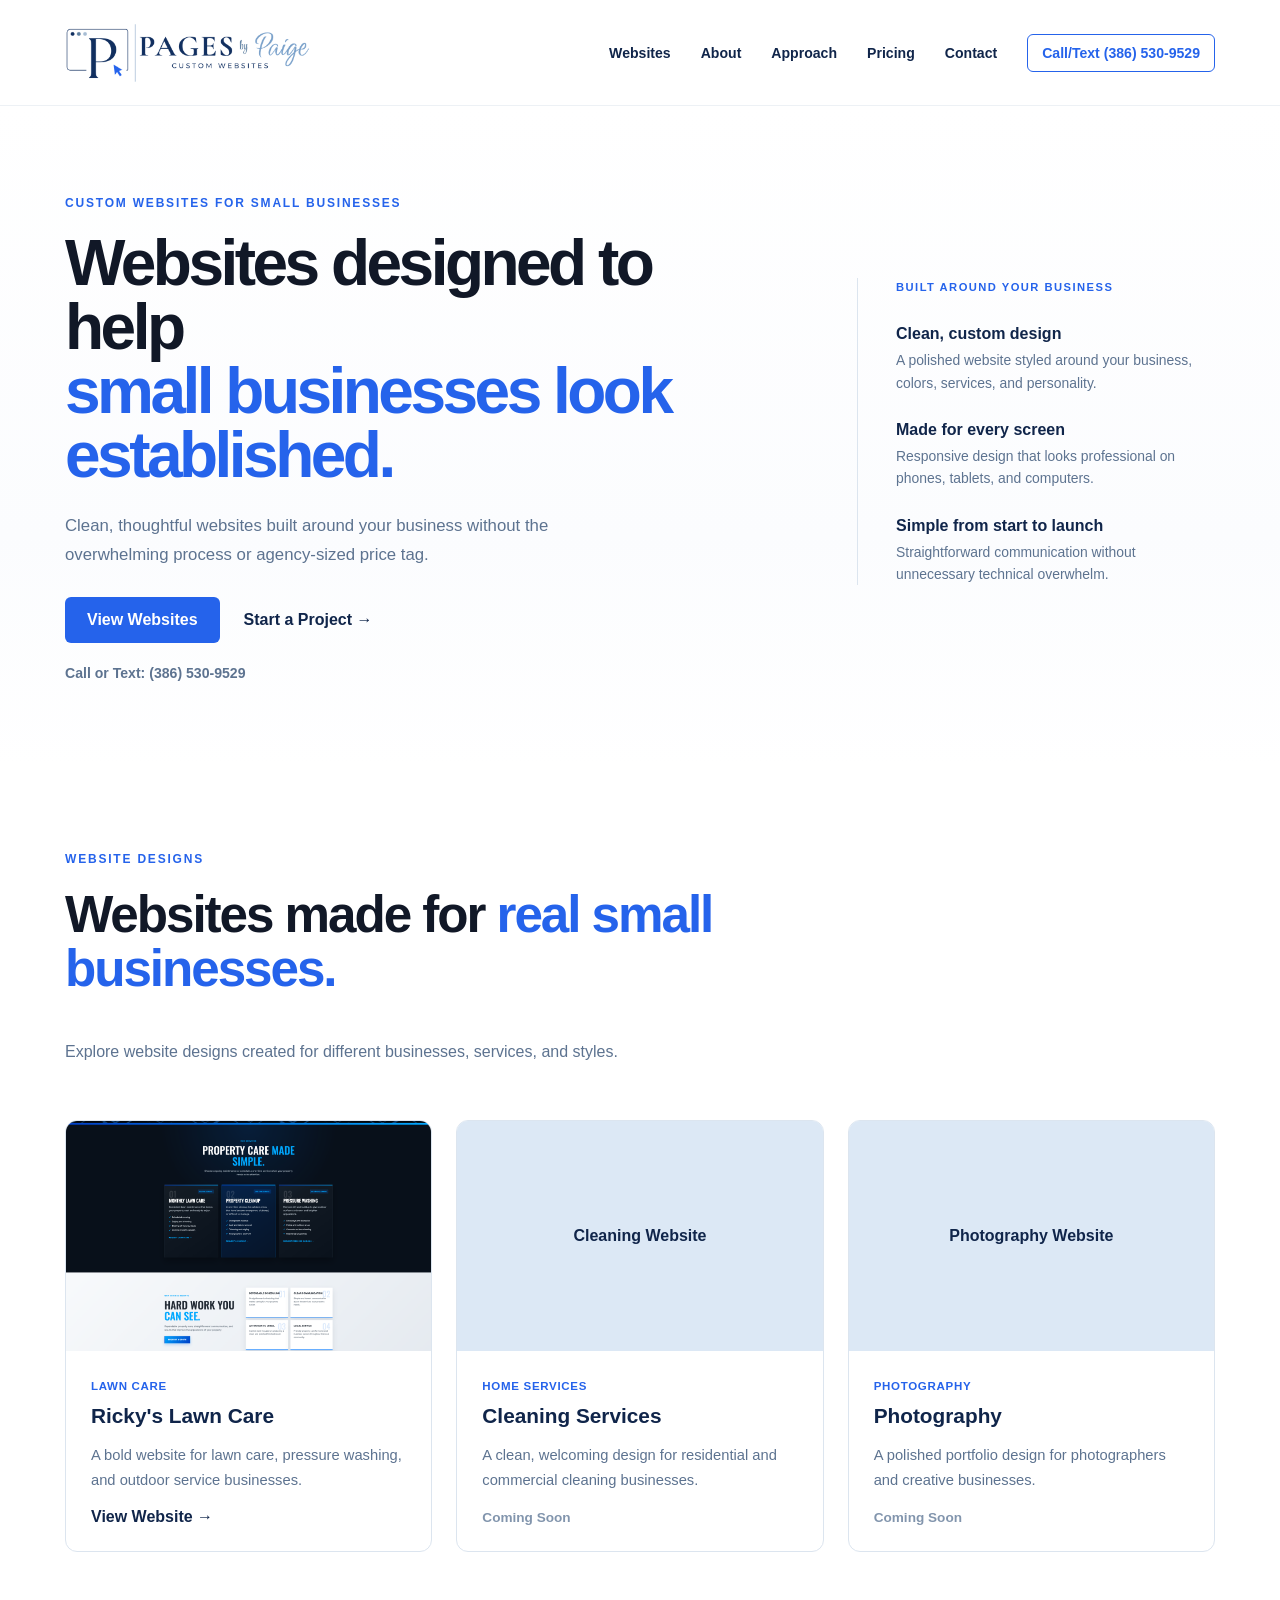
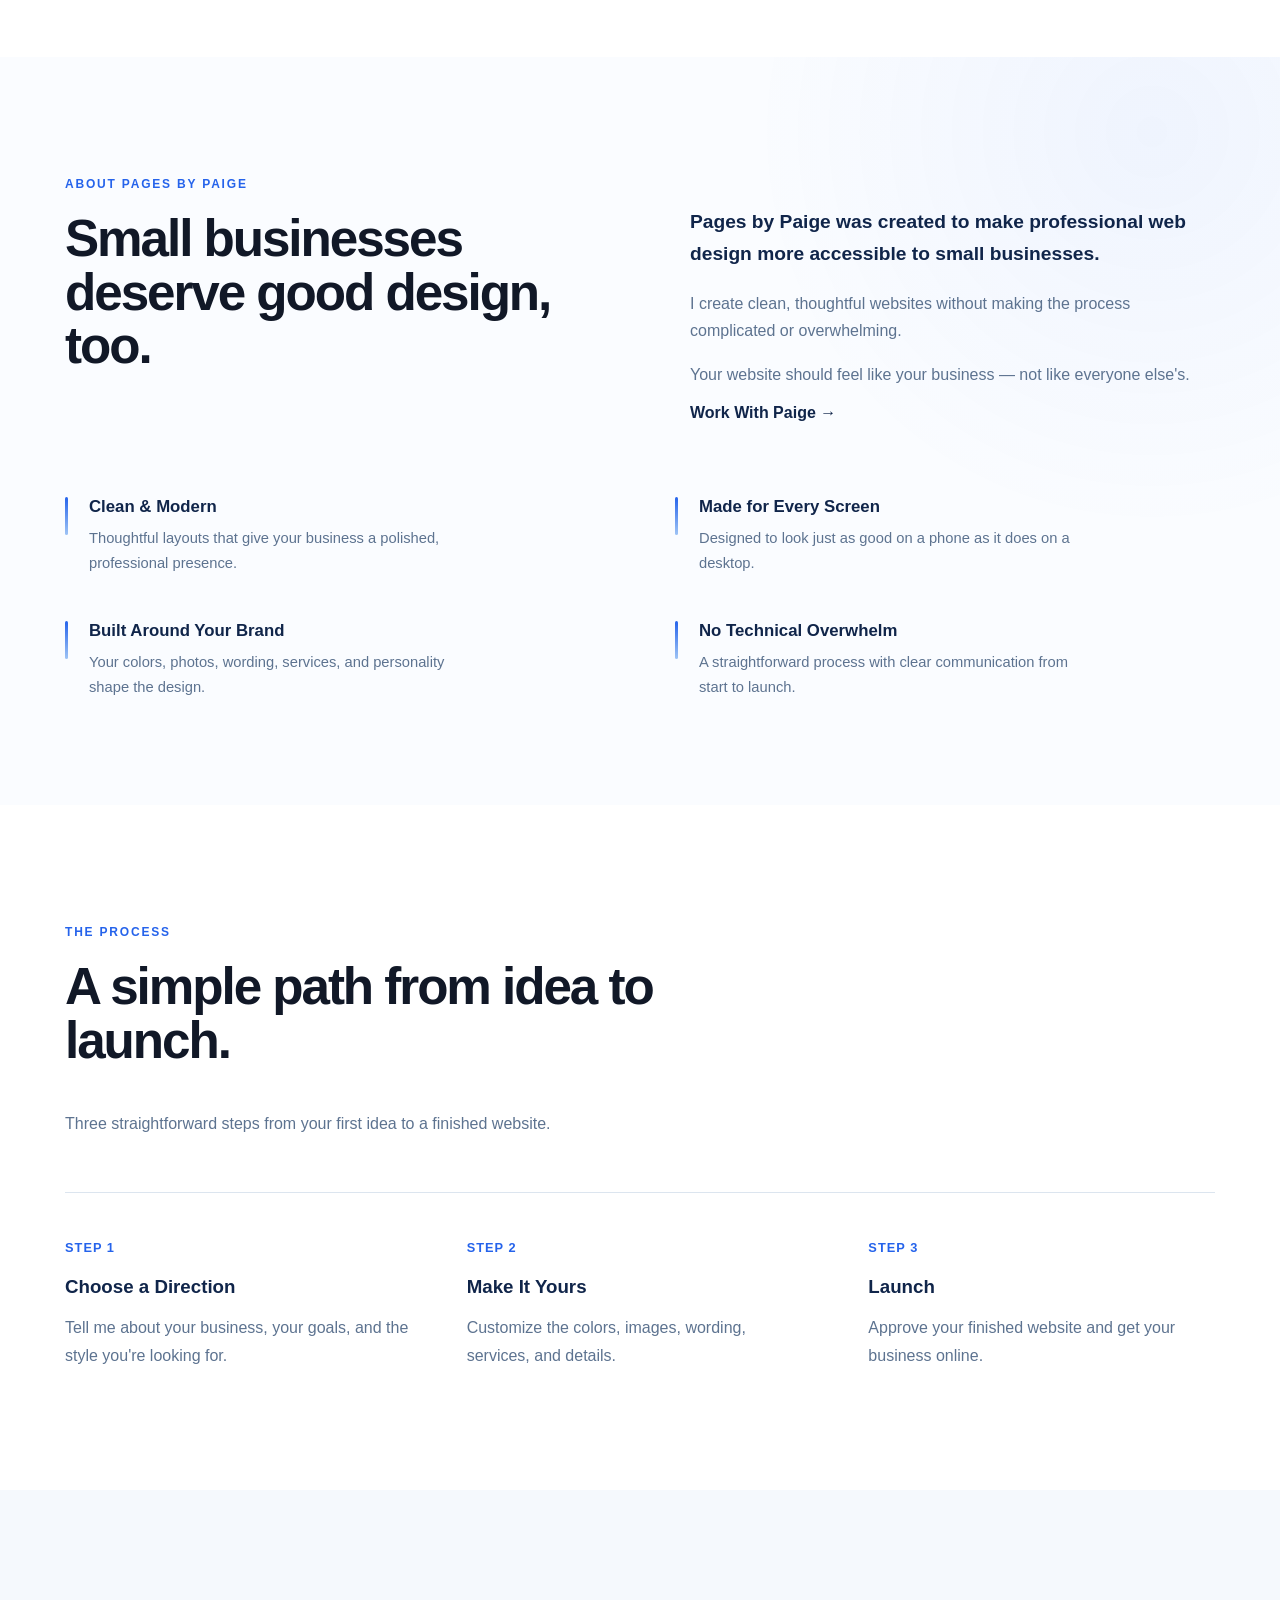
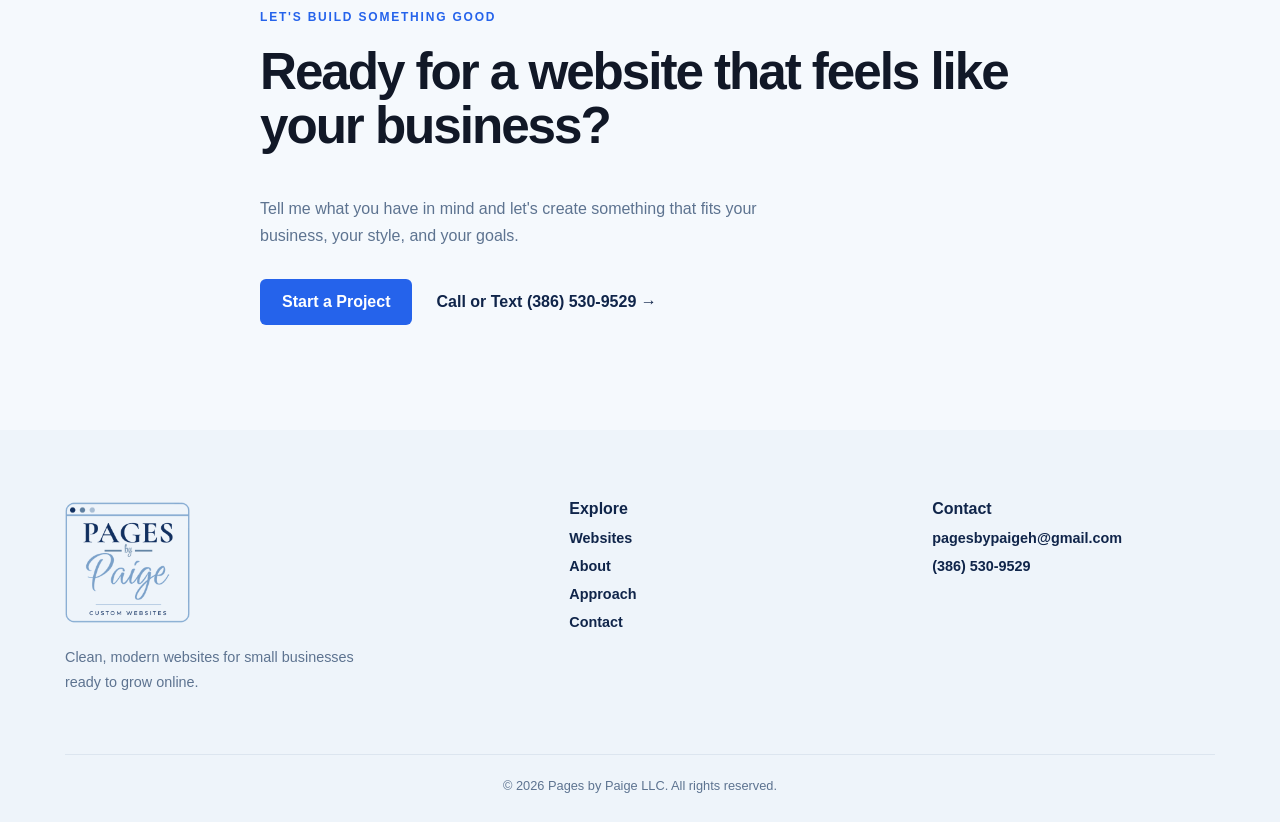
<file: index.html>
<!DOCTYPE html>
<html lang="en">

<head>
  <meta charset="UTF-8">
  <meta name="viewport" content="width=device-width, initial-scale=1.0">

  <title>Pages by Paige | Custom Websites for Small Businesses</title>

  <link rel="icon" href="images/Favicon.png">
  <link rel="stylesheet" href="css/style.css">
</head>

<body>

  <!-- Navigation -->
  <nav>
    <div class="wrap">

      <a href="#home">
        <img src="images/NAV logo.png" alt="Pages by Paige">
      </a>

      <button class="menu-btn" aria-label="Open menu" aria-expanded="false">
        <span></span>
        <span></span>
        <span></span>
      </button>

      <div class="nav-links">
  <a href="#websites">Websites</a>
  <a href="#about">About</a>
  <a href="#approach">Approach</a>
  <a href="pricing.html">Pricing</a>
  <a href="#contact">Contact</a>

  <a class="nav-phone" href="tel:3865309529">
    Call/Text (386) 530-9529
  </a>
</div>

    </div>
  </nav>


  <main>

    <!-- Hero -->
    <section class="hero" id="home">
      <div class="wrap hero-grid">

        <div class="hero-copy">

          <p class="label">
            CUSTOM WEBSITES FOR SMALL BUSINESSES
          </p>

          <h1>
            Websites designed to help
            <span>small businesses look established.</span>
          </h1>

          <p class="hero-text">
            Clean, thoughtful websites built around your business
            without the overwhelming process or agency-sized price tag.
          </p>

          <div class="actions">
            <a class="btn" href="#websites">
              View Websites
            </a>

            <a href="#contact">
              Start a Project →
            </a>
          </div>

          <a class="phone-link" href="tel:3865309529">
            Call or Text: (386) 530-9529
          </a>

        </div>


        <aside class="hero-details">

          <p class="detail-label">
            BUILT AROUND YOUR BUSINESS
          </p>

          <div class="detail">
            <h3>Clean, custom design</h3>
            <p>
              A polished website styled around your business,
              colors, services, and personality.
            </p>
          </div>

          <div class="detail">
            <h3>Made for every screen</h3>
            <p>
              Responsive design that looks professional
              on phones, tablets, and computers.
            </p>
          </div>

          <div class="detail">
            <h3>Simple from start to launch</h3>
            <p>
              Straightforward communication without
              unnecessary technical overwhelm.
            </p>
          </div>

        </aside>

      </div>
    </section>


    <!-- Websites -->
    <section id="websites">
      <div class="wrap">

        <header>
          <p class="label">WEBSITE DESIGNS</p>

          <h2>
            Websites made for
            <span class="accent">real small businesses.</span>
          </h2>

          <p>
            Explore website designs created for different businesses,
            services, and styles.
          </p>
        </header>


        <div class="designs">

          <article>
            <img
              src="images/rickys-preview.png"
              alt="Ricky's Lawn Care website"
              loading="lazy"
              decoding="async"
            >

            <div>
              <small>LAWN CARE</small>

              <h3>Ricky's Lawn Care</h3>

              <p>
                A bold website for lawn care, pressure washing,
                and outdoor service businesses.
              </p>

              <a
                href="https://rickyslawn.com"
                target="_blank"
                rel="noopener"
              >
                View Website →
              </a>
            </div>
          </article>


          <article>
            <div class="placeholder">
              Cleaning Website
            </div>

            <div>
              <small>HOME SERVICES</small>

              <h3>Cleaning Services</h3>

              <p>
                A clean, welcoming design for residential
                and commercial cleaning businesses.
              </p>

              <span class="soon">
                Coming Soon
              </span>
            </div>
          </article>


          <article>
            <div class="placeholder">
              Photography Website
            </div>

            <div>
              <small>PHOTOGRAPHY</small>

              <h3>Photography</h3>

              <p>
                A polished portfolio design for photographers
                and creative businesses.
              </p>

              <span class="soon">
                Coming Soon
              </span>
            </div>
          </article>

        </div>

      </div>
    </section>


    <!-- About -->
    <section class="light" id="about">

      <div class="wrap split">

        <div class="about-heading">

          <p class="label">
            ABOUT PAGES BY PAIGE
          </p>

          <h2>
            Small businesses deserve good design, too.
          </h2>

        </div>


        <div class="about-text">

          <p>
            Pages by Paige was created to make professional web
            design more accessible to small businesses.
          </p>

          <p>
            I create clean, thoughtful websites without making
            the process complicated or overwhelming.
          </p>

          <p>
            Your website should feel like your business —
            not like everyone else's.
          </p>

          <a href="#contact">
            Work With Paige →
          </a>

        </div>

      </div>


      <div class="wrap feature-grid">

        <div class="feature">
          <span></span>

          <div>
            <h3>Clean & Modern</h3>

            <p>
              Thoughtful layouts that give your business
              a polished, professional presence.
            </p>
          </div>
        </div>


        <div class="feature">
          <span></span>

          <div>
            <h3>Made for Every Screen</h3>

            <p>
              Designed to look just as good on a phone
              as it does on a desktop.
            </p>
          </div>
        </div>


        <div class="feature">
          <span></span>

          <div>
            <h3>Built Around Your Brand</h3>

            <p>
              Your colors, photos, wording, services,
              and personality shape the design.
            </p>
          </div>
        </div>


        <div class="feature">
          <span></span>

          <div>
            <h3>No Technical Overwhelm</h3>

            <p>
              A straightforward process with clear
              communication from start to launch.
            </p>
          </div>
        </div>

      </div>

    </section>


    <!-- Process -->
    <section id="approach">
      <div class="wrap">

        <header>
          <p class="label">
            THE PROCESS
          </p>

          <h2>
            A simple path from idea to launch.
          </h2>

          <p>
            Three straightforward steps from your first idea
            to a finished website.
          </p>
        </header>


        <div class="steps">

          <div>
            <b>Step 1</b>

            <h3>Choose a Direction</h3>

            <p>
              Tell me about your business, your goals,
              and the style you're looking for.
            </p>
          </div>


          <div>
            <b>Step 2</b>

            <h3>Make It Yours</h3>

            <p>
              Customize the colors, images, wording,
              services, and details.
            </p>
          </div>


          <div>
            <b>Step 3</b>

            <h3>Launch</h3>

            <p>
              Approve your finished website and get
              your business online.
            </p>
          </div>

        </div>

      </div>
    </section>


    <!-- Contact -->
    <section class="cta" id="contact">
      <div class="wrap">

        <p class="label">
          LET'S BUILD SOMETHING GOOD
        </p>

        <h2>
          Ready for a website that feels like your business?
        </h2>

        <p>
          Tell me what you have in mind and let's create something
          that fits your business, your style, and your goals.
        </p>

        <div class="actions">

          <a
            class="btn"
            href="mailto:pagesbypaigeh@gmail.com?subject=Website Request"
          >
            Start a Project
          </a>

          <a class="call-btn" href="tel:3865309529">
            Call or Text (386) 530-9529 →
          </a>

        </div>

      </div>
    </section>

  </main>


  <!-- Footer -->
  <footer>

    <div class="wrap">

      <div>
        <img
          src="images/Square logo.png"
          alt="Pages by Paige"
        >

        <p>
          Clean, modern websites for small businesses
          ready to grow online.
        </p>
      </div>


      <div>
        <b>Explore</b>

        <a href="#websites">Websites</a>
        <a href="#about">About</a>
        <a href="#approach">Approach</a>
        <a href="#contact">Contact</a>
      </div>


      <div>
        <b>Contact</b>

        <a href="mailto:pagesbypaigeh@gmail.com">
          pagesbypaigeh@gmail.com
        </a>

        <a href="tel:3865309529">
          (386) 530-9529
        </a>
      </div>

    </div>


    <p class="copyright">
      © 2026 Pages by Paige LLC. All rights reserved.
    </p>

  </footer>


  <script>
    const menu = document.querySelector('.menu-btn');
    const links = document.querySelector('.nav-links');

    menu.addEventListener('click', () => {
      menu.classList.toggle('open');
      links.classList.toggle('open');

      menu.setAttribute(
        'aria-expanded',
        menu.classList.contains('open')
      );
    });

    links.addEventListener('click', () => {
      menu.classList.remove('open');
      links.classList.remove('open');
      menu.setAttribute('aria-expanded', 'false');
    });
  </script>

</body>
</html>
</file>
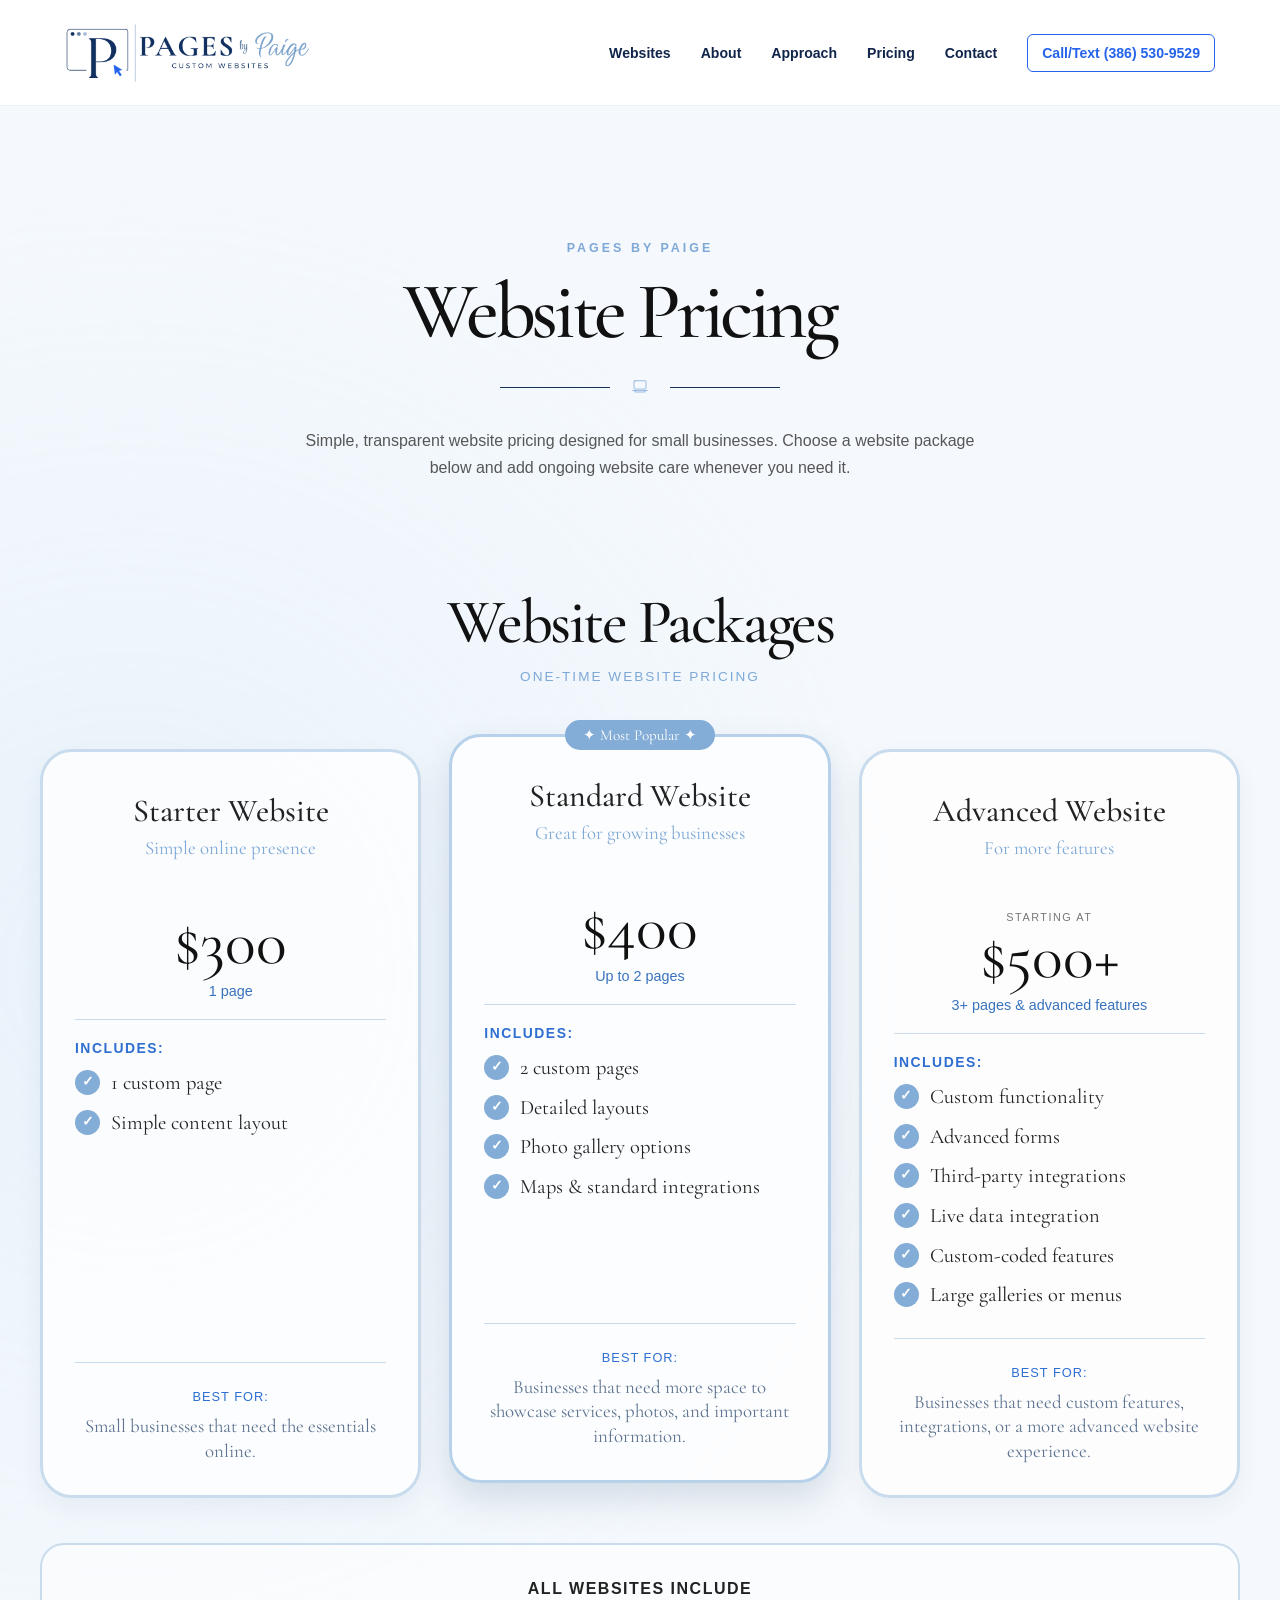
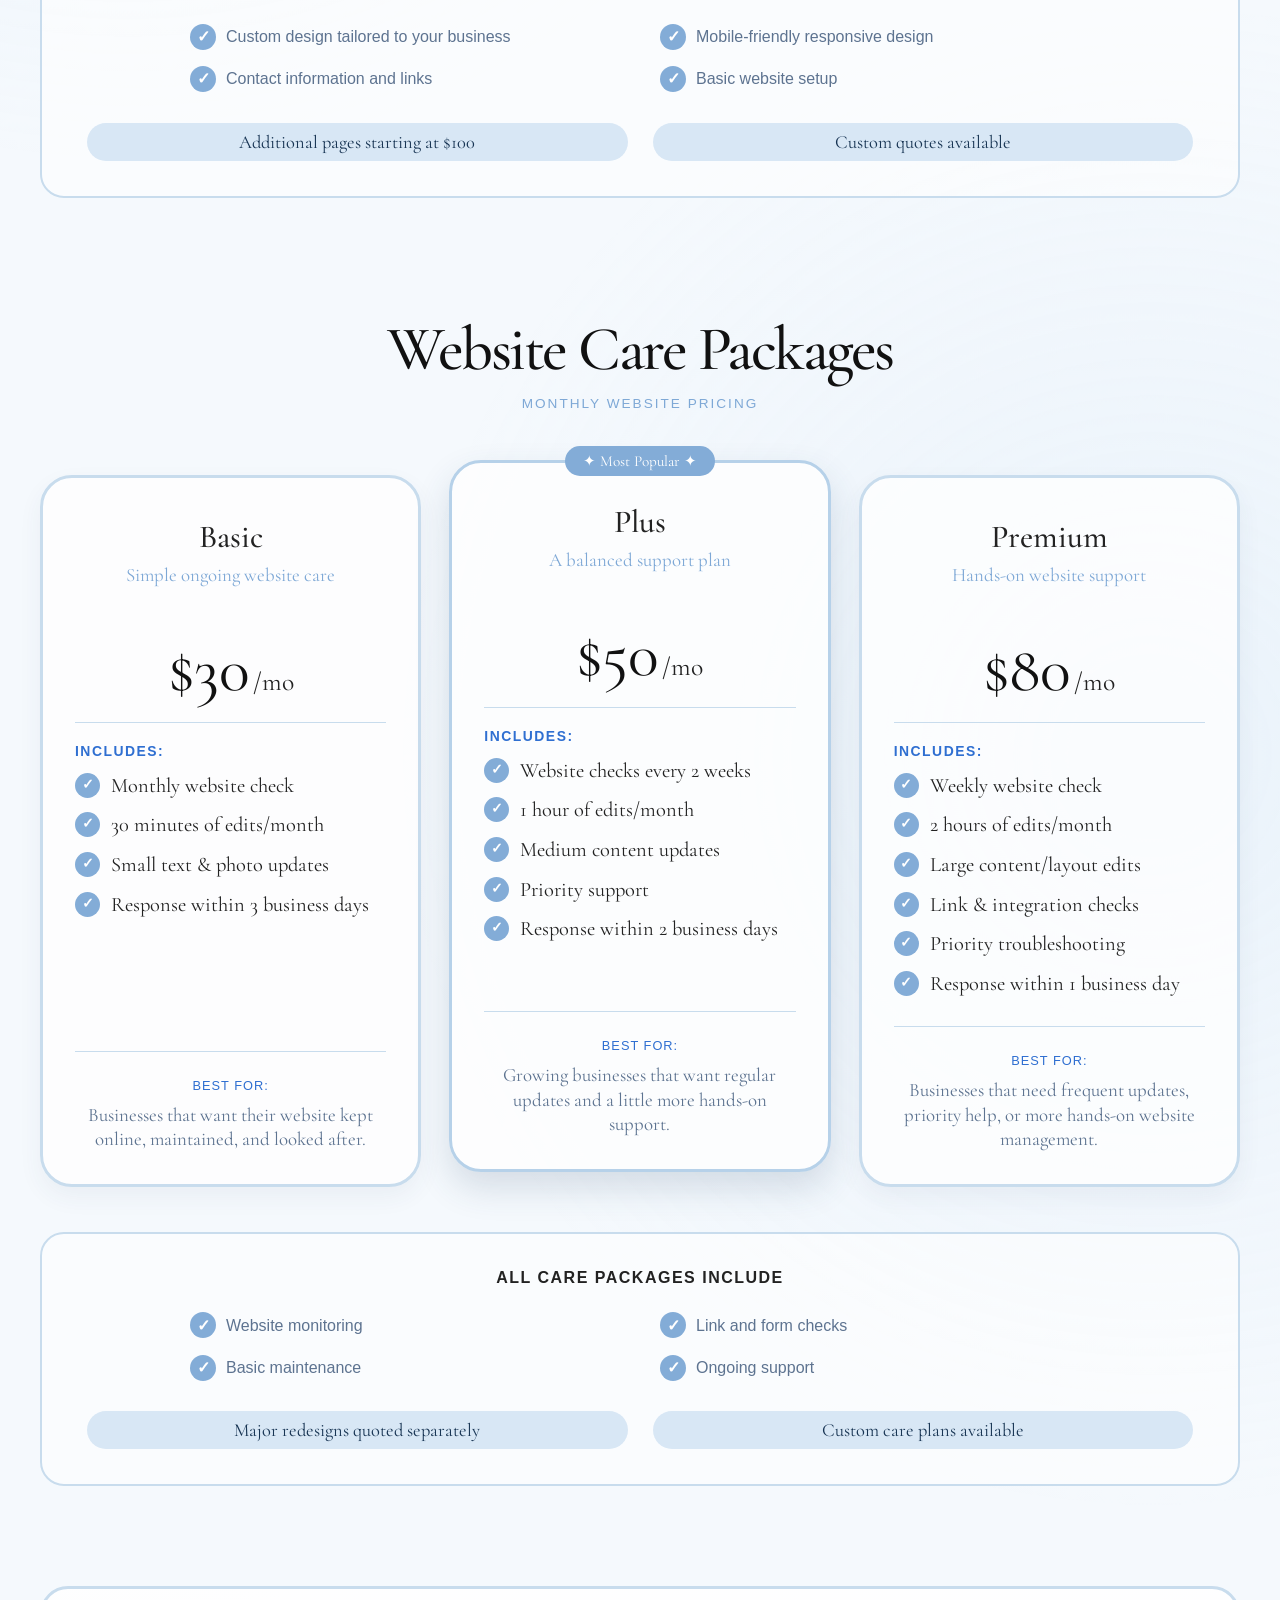
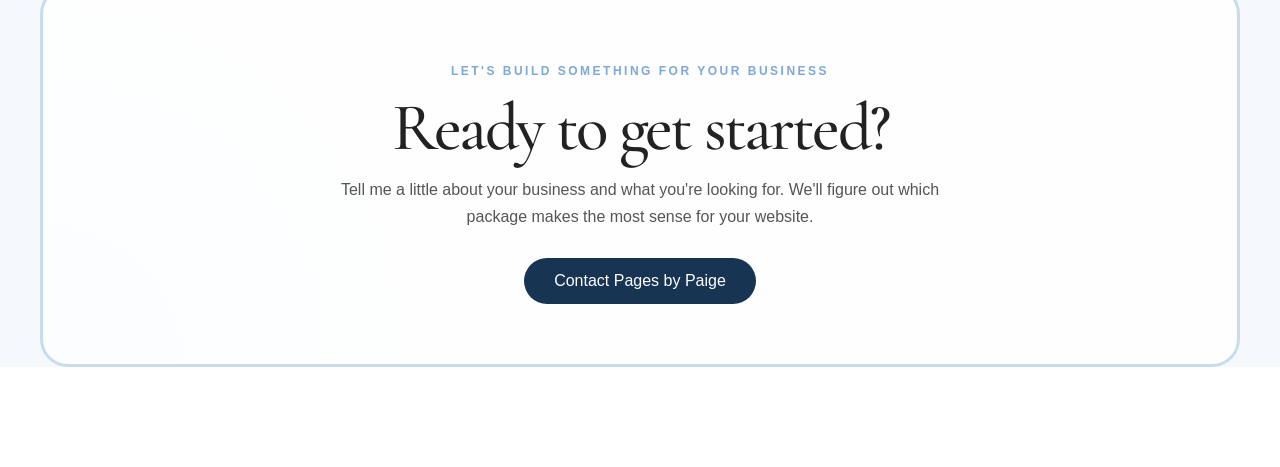
<file: pricing.html>
<!DOCTYPE html>
<html lang="en">

<head>
  <meta charset="UTF-8">

  <meta name="viewport" content="width=device-width, initial-scale=1.0">

  <meta
    name="description"
    content="Website design packages and monthly website care plans from Pages by Paige."
  >

  <title>Website Pricing | Pages by Paige</title>

  <link rel="stylesheet" href="css/style.css">

  <link rel="preconnect" href="https://fonts.googleapis.com">

  <link rel="preconnect" href="https://fonts.gstatic.com" crossorigin>

  <link
    href="https://fonts.googleapis.com/css2?family=Cormorant+Garamond:wght@400;500;600&family=Montserrat:wght@400;500;600&display=swap"
    rel="stylesheet"
  >
</head>

<body>

  <!-- Navigation -->

  <nav>

    <div class="wrap">

      <a href="index.html#home">
        <img
          src="images/NAV logo.png"
          alt="Pages by Paige"
        >
      </a>

      <button
        class="menu-btn"
        aria-label="Open menu"
        aria-expanded="false"
      >
        <span></span>
        <span></span>
        <span></span>
      </button>

      <div class="nav-links">

        <a href="index.html#websites">Websites</a>

        <a href="index.html#about">About</a>

        <a href="index.html#approach">Approach</a>

        <a href="pricing.html">Pricing</a>

        <a href="index.html#contact">Contact</a>

        <a
          class="nav-phone"
          href="tel:3865309529"
        >
          Call/Text (386) 530-9529
        </a>

      </div>

    </div>

  </nav>


  <!-- Pricing Hero -->

  <main class="pricing-page">

    <section class="pricing-hero">

      <p class="eyebrow">
        PAGES BY PAIGE
      </p>

      <h1>
        Website Pricing
      </h1>

      <div class="title-decoration">

        <span></span>

        <div class="title-icon" aria-hidden="true">
          <svg
            viewBox="0 0 64 64"
            width="24"
            height="24"
            fill="none"
            stroke="#7ea8d6"
            stroke-width="2"
            stroke-linecap="round"
            stroke-linejoin="round"
          >
            <rect x="16" y="18" width="32" height="22" rx="2"></rect>
            <path d="M12 44h40"></path>
            <path d="M20 44l-2 4h28l-2-4"></path>
          </svg>
        </div>

        <span></span>

      </div>

      <p class="pricing-intro">
        Simple, transparent website pricing designed for small businesses.
        Choose a website package below and add ongoing website care whenever you need it.
      </p>

    </section>


    <!-- Website Packages -->

    <section class="pricing-section">

      <div class="section-heading">

        <h2>
          Website Packages
        </h2>

        <p>
          One-Time Website Pricing
        </p>

      </div>


      <div class="pricing-grid">


        <!-- Starter Website -->

        <article class="price-card">

          <div class="card-top">

            <h3>
              Starter Website
            </h3>

            <p class="card-subtitle">
              Simple online presence
            </p>

          </div>

          <div class="price">

            <span class="dollar">
              $300
            </span>

            <span class="price-detail">
              1 page
            </span>

          </div>

          <div class="card-divider"></div>

          <h4>
            Includes:
          </h4>

          <ul class="features">

            <li>
              1 custom page
            </li>

            <li>
              Simple content layout
            </li>

          </ul>

          <div class="best-for">

            <span>
              Best For:
            </span>

            <p>
              Small businesses that need the essentials online.
            </p>

          </div>

        </article>


        <!-- Standard Website -->

        <article class="price-card featured">

          <div class="popular-badge">
            ✦ Most Popular ✦
          </div>

          <div class="card-top">

            <h3>
              Standard Website
            </h3>

            <p class="card-subtitle">
              Great for growing businesses
            </p>

          </div>

          <div class="price">

            <span class="dollar">
              $400
            </span>

            <span class="price-detail">
              Up to 2 pages
            </span>

          </div>

          <div class="card-divider"></div>

          <h4>
            Includes:
          </h4>

          <ul class="features">

            <li>
              2 custom pages
            </li>

            <li>
              Detailed layouts
            </li>

            <li>
              Photo gallery options
            </li>

            <li>
              Maps &amp; standard integrations
            </li>

          </ul>

          <div class="best-for">

            <span>
              Best For:
            </span>

            <p>
              Businesses that need more space to showcase services,
              photos, and important information.
            </p>

          </div>

        </article>


        <!-- Advanced Website -->

        <article class="price-card">

          <div class="card-top">

            <h3>
              Advanced Website
            </h3>

            <p class="card-subtitle">
              For more features
            </p>

          </div>

          <div class="price">

            <span class="starting">
              Starting at
            </span>

            <span class="dollar">
              $500+
            </span>

            <span class="price-detail">
              3+ pages &amp; advanced features
            </span>

          </div>

          <div class="card-divider"></div>

          <h4>
            Includes:
          </h4>

          <ul class="features">

            <li>
              Custom functionality
            </li>

            <li>
              Advanced forms
            </li>

            <li>
              Third-party integrations
            </li>

            <li>
              Live data integration
            </li>

            <li>
              Custom-coded features
            </li>

            <li>
              Large galleries or menus
            </li>

          </ul>

          <div class="best-for">

            <span>
              Best For:
            </span>

            <p>
              Businesses that need custom features, integrations,
              or a more advanced website experience.
            </p>

          </div>

        </article>

      </div>


      <!-- All Websites Include -->

      <div class="included-box">

        <h3>
          All Websites Include
        </h3>

        <div class="included-grid">

          <p>
            <span>✓</span>
            Custom design tailored to your business
          </p>

          <p>
            <span>✓</span>
            Mobile-friendly responsive design
          </p>

          <p>
            <span>✓</span>
            Contact information and links
          </p>

          <p>
            <span>✓</span>
            Basic website setup
          </p>

        </div>

        <div class="small-notes">

          <span>
            Additional pages starting at $100
          </span>

          <span>
            Custom quotes available
          </span>

        </div>

      </div>

    </section>


    <!-- Website Care Packages -->

    <section class="pricing-section care-section">

      <div class="section-heading">

        <h2>
          Website Care Packages
        </h2>

        <p>
          Monthly Website Pricing
        </p>

      </div>


      <div class="pricing-grid">


        <!-- Basic Care Plan -->

        <article class="price-card">

          <div class="card-top">

            <h3>
              Basic
            </h3>

            <p class="card-subtitle">
              Simple ongoing website care
            </p>

          </div>

          <div class="price">

            <span class="dollar">
              $30
            </span>

            <span class="per-month">
              /mo
            </span>

          </div>

          <div class="card-divider"></div>

          <h4>
            Includes:
          </h4>

          <ul class="features">

            <li>
              Monthly website check
            </li>

            <li>
              30 minutes of edits/month
            </li>

            <li>
              Small text &amp; photo updates
            </li>

            <li>
              Response within 3 business days
            </li>

          </ul>

          <div class="best-for">

            <span>
              Best For:
            </span>

            <p>
              Businesses that want their website kept online,
              maintained, and looked after.
            </p>

          </div>

        </article>


        <!-- Plus Care Plan -->

        <article class="price-card featured">

          <div class="popular-badge">
            ✦ Most Popular ✦
          </div>

          <div class="card-top">

            <h3>
              Plus
            </h3>

            <p class="card-subtitle">
              A balanced support plan
            </p>

          </div>

          <div class="price">

            <span class="dollar">
              $50
            </span>

            <span class="per-month">
              /mo
            </span>

          </div>

          <div class="card-divider"></div>

          <h4>
            Includes:
          </h4>

          <ul class="features">

            <li>
              Website checks every 2 weeks
            </li>

            <li>
              1 hour of edits/month
            </li>

            <li>
              Medium content updates
            </li>

            <li>
              Priority support
            </li>

            <li>
              Response within 2 business days
            </li>

          </ul>

          <div class="best-for">

            <span>
              Best For:
            </span>

            <p>
              Growing businesses that want regular updates
              and a little more hands-on support.
            </p>

          </div>

        </article>


        <!-- Premium Care Plan -->

        <article class="price-card">

          <div class="card-top">

            <h3>
              Premium
            </h3>

            <p class="card-subtitle">
              Hands-on website support
            </p>

          </div>

          <div class="price">

            <span class="dollar">
              $80
            </span>

            <span class="per-month">
              /mo
            </span>

          </div>

          <div class="card-divider"></div>

          <h4>
            Includes:
          </h4>

          <ul class="features">

            <li>
              Weekly website check
            </li>

            <li>
              2 hours of edits/month
            </li>

            <li>
              Large content/layout edits
            </li>

            <li>
              Link &amp; integration checks
            </li>

            <li>
              Priority troubleshooting
            </li>

            <li>
              Response within 1 business day
            </li>

          </ul>

          <div class="best-for">

            <span>
              Best For:
            </span>

            <p>
              Businesses that need frequent updates, priority help,
              or more hands-on website management.
            </p>

          </div>

        </article>

      </div>


      <!-- All Care Plans Include -->

      <div class="included-box">

        <h3>
          All Care Packages Include
        </h3>

        <div class="included-grid">

          <p>
            <span>✓</span>
            Website monitoring
          </p>

          <p>
            <span>✓</span>
            Link and form checks
          </p>

          <p>
            <span>✓</span>
            Basic maintenance
          </p>

          <p>
            <span>✓</span>
            Ongoing support
          </p>

        </div>

        <div class="small-notes">

          <span>
            Major redesigns quoted separately
          </span>

          <span>
            Custom care plans available
          </span>

        </div>

      </div>

    </section>


    <!-- Call to Action -->

    <section class="pricing-cta">

      <p class="eyebrow">
        LET'S BUILD SOMETHING FOR YOUR BUSINESS
      </p>

      <h2>
        Ready to get started?
      </h2>

      <p>
        Tell me a little about your business and what you're looking for.
        We'll figure out which package makes the most sense for your website.
      </p>

      <a
        href="index.html#contact"
        class="cta-button"
      >
        Contact Pages by Paige
      </a>

    </section>

  </main>

</body>

</html>
</file>
<file: css/style.css>
:root{
  --blue:#2563eb;
  --navy:#10254a;
  --text:#5d7390;
  --light:#f5f9fd;
  --border:#dce5ef;
}

*{
  box-sizing:border-box;
}

html{
  scroll-behavior:smooth;
  scroll-padding-top:105px;
}

body{
  margin:0;
  color:#111827;
  background:#fff;
  font-family:Arial,sans-serif;
}

img{
  display:block;
  max-width:100%;
}

a{
  color:var(--navy);
  font-weight:700;
  text-decoration:none;
}

p{
  color:var(--text);
  line-height:1.7;
}

h1,
h2,
h3{
  margin-top:0;
}

h1{
  max-width:760px;
  margin-bottom:25px;
  font-size:clamp(3rem,5vw,5.2rem);
  line-height:1;
  letter-spacing:-.055em;
}

h2{
  font-size:clamp(2.3rem,4vw,4rem);
  line-height:1.05;
  letter-spacing:-.04em;
}

h1 span{
  display:block;
  color:var(--blue);
}

.accent{
  color:var(--blue);
}

section{
  padding:105px 0;
}

.wrap{
  width:min(90%,1150px);
  margin:auto;
}

.label{
  margin-bottom:18px;
  color:var(--blue);
  font-size:.75rem;
  font-weight:800;
  letter-spacing:.15em;
}

.btn{
  display:inline-block;
  padding:14px 22px;
  border-radius:6px;
  color:#fff;
  background:var(--blue);
}


/* Navigation */

nav{
  position:sticky;
  top:0;
  z-index:1000;
  background:#fff;
  border-bottom:1px solid #edf1f5;
}

nav .wrap{
  position:relative;
  height:105px;
  display:flex;
  align-items:center;
  justify-content:space-between;
}

nav img{
  width:245px;
}

.nav-links{
  display:flex;
  align-items:center;
  gap:30px;
}

.nav-links a{
  font-size:.88rem;
}

.nav-phone{
  padding:10px 14px;
  color:var(--blue);
  border:1px solid var(--blue);
  border-radius:6px;
}

.menu-btn{
  display:none;
  width:42px;
  height:42px;
  padding:8px;
  border:0;
  background:none;
  cursor:pointer;
}

.menu-btn span{
  display:block;
  width:25px;
  height:2px;
  margin:5px auto;
  background:var(--navy);
  transition:.2s;
}


/* Hero */

.hero{
  min-height:545px;
  display:flex;
  align-items:center;
  padding:75px 0 85px;

  background:
    linear-gradient(
      180deg,
      #fff,
      #fbfcfe 65%,
      #fff
    );
}

.hero-grid{
  display:grid;
  grid-template-columns:1.45fr .75fr;
  gap:100px;
  align-items:center;
}

.hero-text{
  max-width:570px;
  font-size:1.05rem;
}

.actions{
  display:flex;
  align-items:center;
  flex-wrap:wrap;
  gap:24px;
  margin-top:28px;
}

.phone-link{
  display:inline-block;
  margin-top:22px;
  color:var(--text);
  font-size:.88rem;
  font-weight:600;
}

.hero-details{
  padding-left:38px;
  border-left:1px solid var(--border);
}

.detail-label{
  margin:0 0 28px;
  color:var(--blue);
  font-size:.7rem;
  font-weight:800;
  letter-spacing:.13em;
}

.detail{
  margin-bottom:27px;
}

.detail:last-child{
  margin-bottom:0;
}

.detail h3{
  margin-bottom:6px;
  color:var(--navy);
  font-size:1rem;
}

.detail p{
  max-width:300px;
  margin:0;
  font-size:.87rem;
  line-height:1.6;
}


/* Headings */

header{
  max-width:760px;
  margin-bottom:55px;
}


/* Websites */

#websites{
  padding-top:70px;
}

.designs{
  display:grid;
  grid-template-columns:repeat(3,1fr);
  gap:24px;
}

.designs article{
  overflow:hidden;
  background:#fff;
  border:1px solid var(--border);
  border-radius:12px;
}

.designs img,
.placeholder{
  width:100%;
  height:230px;
  object-fit:cover;
}

.placeholder{
  display:grid;
  place-items:center;
  color:var(--navy);
  background:#dce8f5;
  font-weight:700;
}

.designs article>div:last-child{
  padding:25px;
}

.designs small{
  color:var(--blue);
  font-size:.72rem;
  font-weight:800;
  letter-spacing:.06em;
}

.designs h3{
  margin:10px 0;
  color:var(--navy);
  font-size:1.3rem;
}

.designs p{
  font-size:.92rem;
}

.soon{
  color:#8295ad;
  font-size:.85rem;
  font-weight:700;
}


/* About */

.light{
  background:
    radial-gradient(
      circle at 90% 10%,
      rgba(37,99,235,.05),
      transparent 30%
    ),
    #fafcff;
}

.split{
  display:grid;
  grid-template-columns:1fr 1fr;
  gap:100px;
}

.about-heading{
  max-width:520px;
}

.about-text{
  max-width:500px;
  padding-top:25px;
}

.about-text p:first-child{
  color:var(--navy);
  font-size:1.2rem;
  font-weight:600;
}

.feature-grid{
  display:grid;
  grid-template-columns:1fr 1fr;
  gap:45px 70px;
  margin-top:75px;
}

.feature{
  display:grid;
  grid-template-columns:6px 1fr;
  gap:18px;
}

.feature>span{
  width:3px;
  height:38px;
  border-radius:5px;

  background:
    linear-gradient(
      var(--blue),
      #9fc4f5
    );
}

.feature h3{
  margin:0 0 9px;
  color:var(--navy);
  font-size:1.05rem;
}

.feature p{
  max-width:390px;
  margin:0;
  font-size:.92rem;
}


/* Process */

.steps{
  display:grid;
  grid-template-columns:repeat(3,1fr);
  gap:55px;
  padding-top:45px;
  border-top:1px solid var(--border);
}

.steps b{
  color:var(--blue);
  font-size:.8rem;
  letter-spacing:.08em;
  text-transform:uppercase;
}

.steps h3{
  margin:20px 0 10px;
  color:var(--navy);
}


/* Contact */

.cta{
  background:var(--light);
}

.cta .wrap{
  max-width:760px;
}

.cta p:not(.label){
  max-width:550px;
  margin-bottom:30px;
}

.call-btn{
  color:var(--navy);
}


/* Footer */

footer{
  padding:70px 0 25px;
  background:#eef4fa;
}

footer .wrap{
  display:grid;
  grid-template-columns:1.5fr 1fr 1fr;
  gap:80px;
}

footer img{
  width:125px;
  margin-bottom:20px;
}

footer .wrap>div:not(:first-child){
  display:flex;
  flex-direction:column;
  gap:12px;
}

footer b{
  color:var(--navy);
}

footer a,
footer p{
  font-size:.9rem;
}

footer .wrap>div:first-child p{
  max-width:300px;
}

.copyright{
  width:min(90%,1150px);
  margin:45px auto 0;
  padding-top:20px;
  border-top:1px solid var(--border);
  text-align:center;
  font-size:.8rem;
}

/* Pricing Page */

.pricing-page {
  background:
    radial-gradient(circle at 10% 25%, rgba(176, 210, 239, 0.18), transparent 28%),
    radial-gradient(circle at 90% 65%, rgba(176, 210, 239, 0.16), transparent 30%),
    #f5f9fd;

  color: #222;
  min-height: 100vh;
}


/* Pricing Hero */

.pricing-hero {
  text-align: center;
  max-width: 850px;
  margin: 0 auto;
  padding: 120px 24px 60px;
}

.pricing-hero .eyebrow {
  color: #7ea8d6;
  font-size: 0.78rem;
  letter-spacing: 3px;
  font-weight: 600;
  margin-bottom: 12px;
}

.pricing-hero h1 {
  font-family: "Cormorant Garamond", serif;
  font-size: clamp(3rem, 7vw, 5rem);
  font-weight: 500;
  line-height: 1;
  margin: 0;
  color: #111;
}

.title-decoration {
  display: flex;
  align-items: center;
  justify-content: center;
  gap: 18px;
  margin: 22px auto 25px;
}

.title-decoration span {
  width: 110px;
  height: 1px;
  background: #163253;
}

.title-decoration .diamond {
  color: #7ea8d6;
  font-size: 1.1rem;
}

.pricing-intro {
  max-width: 700px;
  margin: 0 auto;
  color: #565656;
  font-size: 1rem;
  line-height: 1.7;
}


/* Pricing Sections */

.pricing-section {
  max-width: 1250px;
  margin: 0 auto;
  padding: 50px 25px 100px;
}

.care-section {
  padding-top: 20px;
}

.section-heading {
  text-align: center;
  margin-bottom: 60px;
}

.section-heading h2 {
  font-family: "Cormorant Garamond", serif;
  font-size: clamp(2.6rem, 5vw, 3.9rem);
  font-weight: 500;
  line-height: 1;
  margin: 0;
  color: #111;
}

.section-heading p {
  margin-top: 12px;
  color: #7ea8d6;
  text-transform: uppercase;
  letter-spacing: 2px;
  font-size: 0.85rem;
}


/* Pricing Grid */

.pricing-grid {
  display: grid;
  grid-template-columns: repeat(3, minmax(0, 1fr));
  gap: 28px;
  align-items: stretch;
}


/* Pricing Cards */

.price-card {
  position: relative;
  display: flex;
  flex-direction: column;
  padding: 42px 32px 32px;
  background: rgba(255, 255, 255, 0.78);
  border: 3px solid #c8dced;
  border-radius: 32px;
  box-shadow: 0 10px 25px rgba(45, 74, 104, 0.06);

  transition:
    transform 0.25s ease,
    box-shadow 0.25s ease,
    border-color 0.25s ease;
}

.price-card:hover {
  transform: translateY(-6px);
  border-color: #89aed5;
  box-shadow: 0 18px 40px rgba(45, 74, 104, 0.14);
}


/* Featured Pricing Card */

.price-card.featured {
  transform: translateY(-15px);
  border-color: #b6d1e9;
  box-shadow: 0 16px 35px rgba(44, 74, 104, 0.16);
}

.price-card.featured:hover {
  transform: translateY(-20px);
}


/* Most Popular Badge */

.popular-badge {
  position: absolute;
  top: -17px;
  left: 50%;
  transform: translateX(-50%);
  padding: 6px 18px;
  background: #83acd7;
  color: #fff;
  border-radius: 999px;
  font-family: "Cormorant Garamond", serif;
  font-size: 0.95rem;
  white-space: nowrap;
}


/* Card Titles */

.card-top {
  text-align: center;
}

.card-top h3 {
  font-family: "Cormorant Garamond", serif;
  font-size: 2rem;
  font-weight: 500;
  line-height: 1.05;
  margin: 0;
}

.card-subtitle {
  margin-top: 5px;
  color: #7ea8d6;
  font-family: "Cormorant Garamond", serif;
  font-size: 1.18rem;
}


/* Pricing Amount */

.price {
  display: flex;
  align-items: baseline;
  justify-content: center;
  flex-wrap: wrap;
  text-align: center;
  margin: 28px 0 20px;
}

.dollar {
  font-family: "Cormorant Garamond", serif;
  font-size: 4rem;
  color: #111;
  line-height: 1;
}

.per-month {
  margin-left: 3px;
  font-family: "Cormorant Garamond", serif;
  font-size: 1.6rem;
}

.starting {
  width: 100%;
  margin-bottom: 2px;
  color: #777;
  font-size: 0.68rem;
  letter-spacing: 1.5px;
  text-transform: uppercase;
}

.price-detail {
  width: 100%;
  margin-top: 8px;
  color: #3972bd;
  font-size: 0.9rem;
}


/* Card Divider */

.card-divider {
  height: 1px;
  margin-bottom: 20px;
  background: #c8dced;
}


/* Includes Heading */

.price-card h4 {
  margin: 0 0 14px;
  color: #2f6fd1;
  font-size: 0.87rem;
  letter-spacing: 1.5px;
  text-transform: uppercase;
}


/* Feature List */

.features {
  list-style: none;
  display: flex;
  flex-direction: column;
  gap: 14px;
  padding: 0;
  margin: 0 0 30px;
}

.features li {
  position: relative;
  padding-left: 36px;
  font-family: "Cormorant Garamond", serif;
  font-size: 1.28rem;
  line-height: 1.25;
}

.features li::before {
  content: "✓";
  position: absolute;
  left: 0;
  top: 0;
  display: flex;
  align-items: center;
  justify-content: center;
  width: 25px;
  height: 25px;
  background: #83acd7;
  color: #fff;
  border-radius: 50%;
  font-family: Arial, sans-serif;
  font-size: 0.85rem;
  font-weight: 700;
}


/* Best For */

.best-for {
  margin-top: auto;
  padding-top: 24px;
  border-top: 1px solid #c8dced;
  text-align: center;
}

.best-for span {
  color: #2f6fd1;
  font-size: 0.8rem;
  letter-spacing: 1px;
  text-transform: uppercase;
}

.best-for p {
  margin: 9px 0 0;
  font-family: "Cormorant Garamond", serif;
  font-size: 1.18rem;
  line-height: 1.3;
}


/* Pricing Buttons */

.package-button {
  display: flex;
  align-items: center;
  justify-content: center;
  width: 100%;
  min-height: 48px;
  margin-top: 28px;
  color: #173453;
  background: transparent;
  border: 1px solid #173453;
  border-radius: 999px;
  text-decoration: none;
  font-weight: 500;

  transition:
    background 0.2s ease,
    color 0.2s ease,
    transform 0.2s ease;
}

.package-button:hover {
  background: #173453;
  color: #fff;
  transform: translateY(-2px);
}

.featured-button {
  background: #173453;
  color: #fff;
}

.featured-button:hover {
  background: #0e2742;
}


/* Included Box */

.included-box {
  margin-top: 45px;
  padding: 35px 45px;
  background: rgba(255, 255, 255, 0.58);
  border: 2px solid #c8dced;
  border-radius: 24px;
}

.included-box h3 {
  margin: 0 0 25px;
  text-align: center;
  text-transform: uppercase;
  letter-spacing: 1.5px;
  font-size: 1rem;
}

.included-grid {
  display: grid;
  grid-template-columns: 1fr 1fr;
  gap: 15px 40px;
  max-width: 900px;
  margin: 0 auto;
}

.included-grid p {
  display: flex;
  align-items: center;
  gap: 10px;
  margin: 0;
}

.included-grid p span {
  display: inline-flex;
  align-items: center;
  justify-content: center;
  width: 26px;
  height: 26px;
  flex-shrink: 0;
  background: #83acd7;
  color: #fff;
  border-radius: 50%;
  font-weight: 700;
}


/* Pricing Notes */

.small-notes {
  display: grid;
  grid-template-columns: 1fr 1fr;
  gap: 25px;
  margin-top: 30px;
}

.small-notes span {
  display: block;
  padding: 8px 20px;
  background: #d8e7f5;
  color: #173453;
  border-radius: 999px;
  text-align: center;
  font-family: "Cormorant Garamond", serif;
  font-size: 1.15rem;
}


/* Pricing Call To Action */

.pricing-cta {
  max-width: 1200px;
  margin: 0 auto 100px;
  padding: 60px 25px;
  text-align: center;

  background:
    linear-gradient(
      rgba(255, 255, 255, 0.9),
      rgba(255, 255, 255, 0.9)
    ),
    radial-gradient(circle at bottom left, #d9ebfa, transparent 35%);

  border: 3px solid #c8dced;
  border-radius: 28px;
}

.pricing-cta .eyebrow {
  margin-bottom: 12px;
  color: #7ea8d6;
  font-size: 0.75rem;
  font-weight: 600;
  letter-spacing: 2.5px;
}

.pricing-cta h2 {
  margin: 0 0 15px;
  font-family: "Cormorant Garamond", serif;
  font-size: clamp(2.7rem, 6vw, 4.2rem);
  font-weight: 500;
  line-height: 1;
}

.pricing-cta > p:not(.eyebrow) {
  max-width: 650px;
  margin: 0 auto;
  color: #555;
  line-height: 1.7;
}

.cta-button {
  display: inline-flex;
  align-items: center;
  justify-content: center;
  margin-top: 28px;
  padding: 14px 30px;
  background: #173453;
  color: #fff;
  border-radius: 999px;
  text-decoration: none;
  font-weight: 500;

  transition:
    background 0.2s ease,
    transform 0.2s ease;
}

.cta-button:hover {
  background: #0e2742;
  transform: translateY(-2px);
}


/* Pricing Tablet */

@media (max-width: 950px) {

  .pricing-grid {
    grid-template-columns: 1fr;
    max-width: 620px;
    margin: 0 auto;
  }

  .price-card.featured {
    transform: none;
  }

  .price-card.featured:hover {
    transform: translateY(-6px);
  }
}


/* Pricing Mobile */

@media (max-width: 600px) {

  .pricing-hero {
    padding: 100px 20px 45px;
  }

  .pricing-section {
    padding: 35px 18px 75px;
  }

  .section-heading {
    margin-bottom: 40px;
  }

  .price-card {
    padding: 40px 24px 28px;
    border-radius: 25px;
  }

  .dollar {
    font-size: 3.6rem;
  }

  .included-box {
    padding: 30px 20px;
  }

  .included-grid {
    grid-template-columns: 1fr;
  }

  .small-notes {
    grid-template-columns: 1fr;
    gap: 12px;
  }

  .pricing-cta {
    margin: 0 18px 70px;
    padding: 50px 22px;
  }

  .title-decoration span {
    width: 65px;
  }
}
/* Tablet & Phone */

@media(max-width:800px){

  html{
    scroll-padding-top:85px;
  }

  section{
    padding:80px 0;
  }

  nav .wrap{
    height:85px;
  }

  nav img{
    width:180px;
  }

  .menu-btn{
    display:block;
  }

  .nav-links{
    position:absolute;
    top:85px;
    right:0;
    width:250px;

    display:none;
    flex-direction:column;
    align-items:stretch;
    gap:0;

    padding:10px;

    background:#fff;
    border:1px solid var(--border);
    border-radius:8px;
    box-shadow:0 12px 30px rgba(16,37,74,.12);
  }

  .nav-links.open{
    display:flex;
  }

  .nav-links a{
    padding:14px 15px;
    font-size:.9rem;
  }

  .nav-phone{
    margin-top:5px;
    text-align:center;
  }

  .menu-btn.open span:nth-child(1){
    transform:translateY(7px) rotate(45deg);
  }

  .menu-btn.open span:nth-child(2){
    opacity:0;
  }

  .menu-btn.open span:nth-child(3){
    transform:translateY(-7px) rotate(-45deg);
  }

  .hero{
    min-height:auto;
    padding:70px 0;
  }

  .hero-grid{
    grid-template-columns:1fr;
    gap:55px;
  }

  .hero-details{
    padding:30px 0 0;
    border-left:0;
    border-top:1px solid var(--border);
  }

  .detail p{
    max-width:500px;
  }

  .designs,
  .split,
  .feature-grid,
  .steps,
  footer .wrap{
    grid-template-columns:1fr;
  }

  .designs{
    gap:20px;
  }

  .split{
    gap:30px;
  }

  .feature-grid{
    gap:35px;
    margin-top:55px;
  }

  .steps{
    gap:40px;
  }

  footer .wrap{
    gap:45px;
  }
}


/* Small Phones */

@media(max-width:560px){

  nav img{
    width:155px;
  }

  h1{
    font-size:clamp(2.7rem,12vw,4rem);
  }

  h2{
    font-size:clamp(2rem,10vw,3rem);
  }

  .actions{
    flex-direction:column;
    align-items:flex-start;
    gap:18px;
  }

  .hero-details{
    display:none;
  }

  .hero{
    padding:65px 0;
  }

  #websites{
    padding-top:65px;
  }
}
</file>
